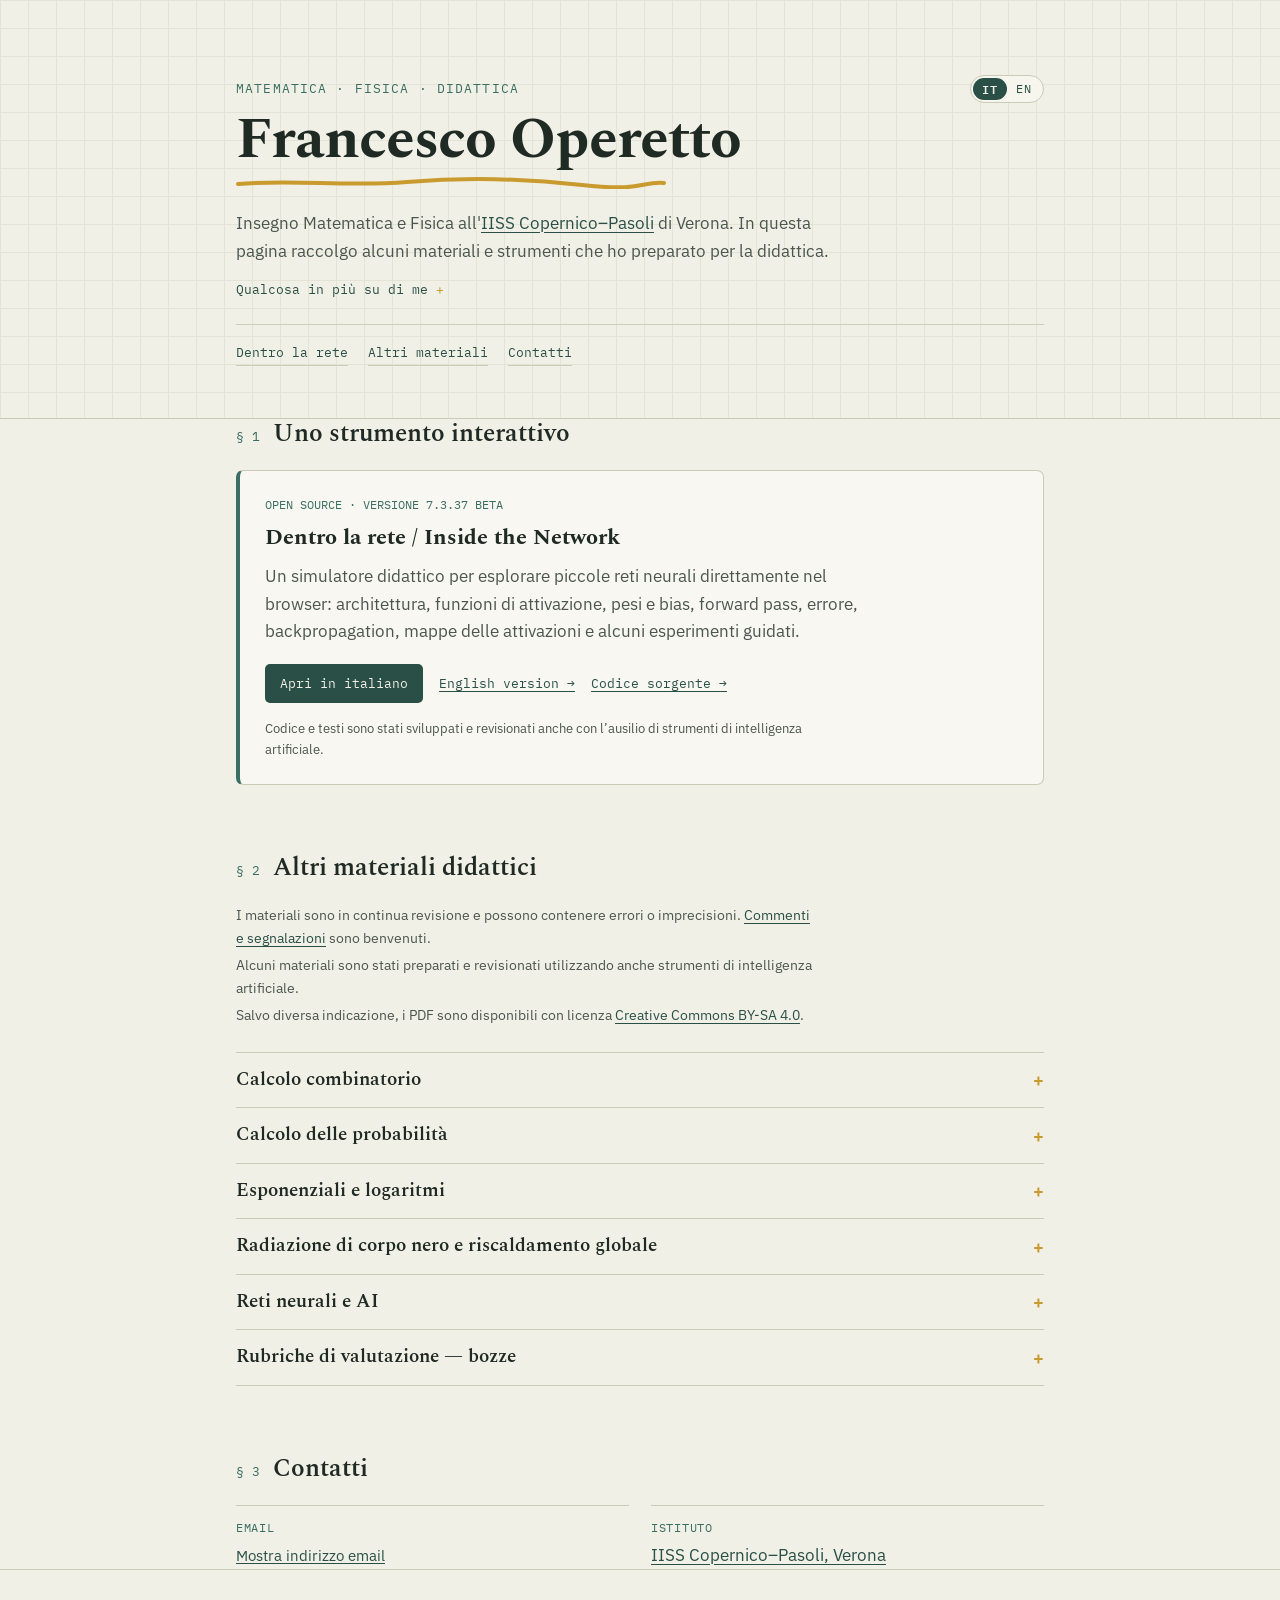
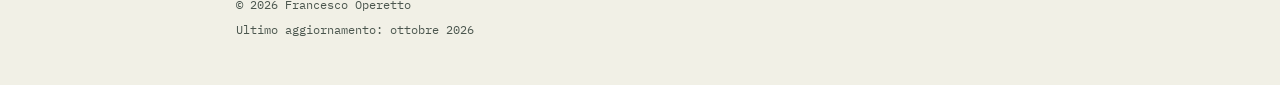
<file: index.html>
<!DOCTYPE html>
<html lang="it">
<head>
<meta charset="UTF-8">
<meta name="viewport" content="width=device-width, initial-scale=1.0">
<title>Francesco Operetto — Matematica, fisica e didattica</title>
<meta name="description" content="Pagina personale di Francesco Operetto, docente di matematica e fisica. Materiali didattici per il liceo e strumenti interattivi per esplorare matematica, fisica e reti neurali.">
<link rel="canonical" href="https://francesco-operetto.github.io/">
<link rel="alternate" hreflang="it" href="https://francesco-operetto.github.io/">
<link rel="alternate" hreflang="en" href="https://francesco-operetto.github.io/en/">
<link rel="alternate" hreflang="x-default" href="https://francesco-operetto.github.io/">

<link rel="icon" href="favicon.svg" type="image/svg+xml">
<link rel="icon" href="favicon-32.png" sizes="32x32" type="image/png">
<link rel="icon" href="favicon-16.png" sizes="16x16" type="image/png">
<link rel="shortcut icon" href="favicon.ico">
<link rel="apple-touch-icon" href="apple-touch-icon.png">

<link rel="preconnect" href="https://fonts.googleapis.com">
<link rel="preconnect" href="https://fonts.gstatic.com" crossorigin>
<link href="https://fonts.googleapis.com/css2?family=Spectral:ital,wght@0,500;0,600;0,700;1,500&family=IBM+Plex+Sans:wght@400;500;600&family=IBM+Plex+Mono:wght@400;500&display=swap" rel="stylesheet">

<link rel="stylesheet" href="assets/css/style.css">
</head>
<body>
<header class="hero">
  <div class="grid-bg" aria-hidden="true"></div>
  <div class="wrap" style="position:relative">
    <nav class="lang-switch" aria-label="Lingua">
      <span aria-current="page">IT</span><span class="sep">·</span><a href="en/index.html" lang="en">EN</a>
    </nav>
    <p class="eyebrow">Matematica · fisica · didattica</p>
    <h1>Francesco Operetto</h1>
    <svg class="chalk-line" viewBox="0 0 430 13" aria-hidden="true" preserveAspectRatio="none">
      <path d="M2 8 C 58 3, 111 11, 171 6 S 283 2, 346 9 S 405 5, 428 7" />
    </svg>
    <p class="intro">
      Insegno Matematica e Fisica all'<a href="https://www.copernicopasoli.edu.it/wp/" target="_blank" rel="noopener">IISS Copernico–Pasoli</a> di Verona.
      In questa pagina raccolgo alcuni materiali e strumenti che ho preparato per la didattica.
    </p>
    <details class="profile-more">
      <summary>Qualcosa in più su di me</summary>
      <div class="profile-more-content">
        <p>Sono fisico e dottore di ricerca in Fisica; chi fosse curioso sulla mia attività durante il dottorato può dare un’occhiata a <a href="ricerca.html">questa pagina</a>.</p>
        <p>Ho un diploma in <a href="https://www.sentieriformativi.it/2019/counselling/" target="_blank" rel="noopener">Counseling</a> presso il Centro Camilliano di Formazione di Verona.</p>
      </div>
    </details>
    <nav class="jump-nav" aria-label="Sezioni della pagina">
      <a href="#app">Dentro la rete</a>
      <a href="#materiali">Altri materiali</a>
      <a href="#contatti">Contatti</a>
    </nav>
  </div>
</header>

<main class="wrap">
  <section id="app">
    <div class="section-head">
      <span class="section-num">§ 1</span>
      <h2>Uno strumento interattivo</h2>
    </div>
    <div class="app-card">
      <div class="app-kicker">OPEN SOURCE · VERSIONE 7.3.37 BETA</div>
      <h3>Dentro la rete / Inside the Network</h3>
      <p>
        Un simulatore didattico per esplorare piccole reti neurali direttamente nel browser: architettura,
        funzioni di attivazione, pesi e bias, forward pass, errore, backpropagation, mappe delle attivazioni e alcuni esperimenti guidati.
      </p>
      <div class="actions">
        <a class="btn" href="https://francesco-operetto.github.io/dentro-la-rete/it/">Apri in italiano</a>
        <a class="text-link" href="https://francesco-operetto.github.io/dentro-la-rete/en/" lang="en">English version →</a>
        <a class="text-link" href="https://github.com/francesco-operetto/dentro-la-rete">Codice sorgente →</a>
      </div>
      <p class="material-note app-note">Codice e testi sono stati sviluppati e revisionati anche con l’ausilio di strumenti di intelligenza artificiale.</p>
    </div>
  </section>

  <section id="materiali">
    <div class="section-head">
      <span class="section-num">§ 2</span>
      <h2>Altri materiali didattici</h2>
    </div>
    <div class="material-notes">
      <p class="material-note">I materiali sono in continua revisione e possono contenere errori o imprecisioni. <a href="#contatti">Commenti e segnalazioni</a> sono benvenuti.</p>
      <p class="material-note">Alcuni materiali sono stati preparati e revisionati utilizzando anche strumenti di intelligenza artificiale.</p>
      <p class="material-note">Salvo diversa indicazione, i PDF sono disponibili con licenza <a href="https://creativecommons.org/licenses/by-sa/4.0/deed.it" target="_blank" rel="noopener">Creative Commons BY-SA 4.0</a>.</p>
    </div>

    <details class="material-group" id="calcolo-combinatorio">
      <summary>Calcolo combinatorio</summary>
      <ul class="files">
        
        <li><div class="file-row"><div><div class="file-name">Calcolo combinatorio e codifica di inclusione</div><div class="file-desc">Scheda: le formule di disposizioni e combinazioni ricavate dalle permutazioni con ripetizione.</div><div class="file-meta">PDF · 641 KB · aggiornato 14 luglio 2026</div></div><a class="dl" href="materiali/calcolo-combinatorio/combinatoria_e_codifica_di_inclusione_scheda.pdf">Apri PDF →</a></div></li>
        <li><div class="file-row"><div><div class="file-name">Calcolo combinatorio e gruppo simmetrico</div><div class="file-desc">Approfondimento per docenti: permutazioni come elementi del gruppo simmetrico.</div><div class="file-meta">PDF · 460 KB · aggiornato 14 luglio 2026</div></div><a class="dl" href="materiali/calcolo-combinatorio/calcolo_combinatorio_e_teoria_gruppi_scheda_docenti.pdf">Apri PDF →</a></div></li><li><div class="file-row"><div><div class="file-name">Dalle disposizioni alle combinazioni semplici</div><div class="file-desc">Scheda: come si ricava la formula delle combinazioni.</div><div class="file-meta">PDF · 286 KB · aggiornato 14 luglio 2026</div></div><a class="dl" href="materiali/calcolo-combinatorio/combinazioni_semplici_scheda.pdf">Apri PDF →</a></div></li>
        <li><div class="file-row"><div><div class="file-name">Dalle permutazioni semplici a quelle con ripetizione</div><div class="file-desc">Scheda: come si ricava la formula delle permutazioni con ripetizione.</div><div class="file-meta">PDF · 340 KB · aggiornato 14 luglio 2026</div></div><a class="dl" href="materiali/calcolo-combinatorio/permutazioni_con_ripetizione_scheda.pdf">Apri PDF →</a></div></li>
        <li><div class="file-row"><div><div class="file-name">Problemi di suddivisione in gruppi</div><div class="file-desc">Esercizi svolti, a partire da un quesito dell'Esame di Stato 2025.</div><div class="file-meta">PDF · 421 KB · aggiornato 14 luglio 2026</div></div><a class="dl" href="materiali/calcolo-combinatorio/problemi_di_suddivisione_esercizi.pdf">Apri PDF →</a></div></li>
      </ul>
    </details>

    <details class="material-group" id="calcolo-delle-probabilita">
      <summary>Calcolo delle probabilità</summary>
      <ul class="files">
        <li><div class="file-row"><div><div class="file-name">Il SuperEnalotto e il calcolo delle probabilità</div><div class="file-desc">Dispensa: probabilità di vincita e analisi dell'iniquità del gioco.</div><div class="file-meta">PDF · 735 KB · aggiornato 14 luglio 2026</div></div><a class="dl" href="materiali/calcolo-delle-probabilita/superenalotto_dispensa.pdf">Apri PDF →</a></div></li>
      </ul>
    </details>

    <details class="material-group" id="esponenziali-logaritmi">
      <summary>Esponenziali e logaritmi</summary>
      <ul class="files">
        <li>
          <div class="file-row">
            <div>
              <div class="file-name">Esponenziali e logaritmi — Esercizi di rinforzo con svolgimenti</div>
              <div class="file-desc">Scheda per la quarta liceo scientifico: 36 esercizi in quattro blocchi su equazioni e disequazioni esponenziali e logaritmiche e sullo studio di dominio, zeri e segno di funzioni, con svolgimenti passo-passo.</div>
              <div class="file-meta">PDF · 27 pagine · 1,0 MB · aggiornato 26 ottobre 2026</div>
            </div>
            <a class="dl" href="materiali/esponenziali-logaritmi/esponenziali_logaritmi_scheda.pdf">Apri PDF →</a>
          </div>
        </li>
      </ul>
    </details>

    <details class="material-group" id="radiazione-corpo-nero-riscaldamento-globale">
      <summary>Radiazione di corpo nero e riscaldamento globale</summary>
      <ul class="files">
        
        <li><div class="file-row"><div><div class="file-name">Effetto serra e riscaldamento globale</div><div class="file-desc">Dispensa: la fisica del riscaldamento globale a partire dalla radiazione di corpo nero.</div><div class="file-meta">PDF · 1,0 MB · aggiornato 16 luglio 2026</div></div><a class="dl" href="materiali/radiazione-corpo-nero-riscaldamento-globale/effetto_serra_dispensa.pdf">Apri PDF →</a></div></li><li><div class="file-row"><div><div class="file-name">Studio di funzione applicato al corpo nero</div><div class="file-desc">Scheda: le leggi di Wien e di Stefan–Boltzmann ricavate con uno studio di funzione.</div><div class="file-meta">PDF · 566 KB · aggiornato 14 luglio 2026</div></div><a class="dl" href="materiali/radiazione-corpo-nero-riscaldamento-globale/studio_funzione_corpo_nero_dispensa.pdf">Apri PDF →</a></div></li>
      </ul>
    </details>

    <details class="material-group" id="reti-neurali-ai">
      <summary>Reti neurali e AI</summary>
      <ul class="files">
        <li><div class="file-row"><div><div class="file-name">Dentro la rete: presentazione per docenti</div><div class="file-desc">Presentazione dell'incontro di aggiornamento per docenti del 19 e 26 ottobre 2026: potenzialità e rischi dell'AI attuale; struttura, matematica e funzionamento di una piccola rete neurale.</div><div class="file-meta">PDF · 3,7 MB · aggiornato 26 ottobre 2026</div><div class="file-meta">Applicazione collegata: <a href="https://francesco-operetto.github.io/dentro-la-rete/it/">Dentro la rete</a></div></div><a class="dl" href="materiali/reti-neurali-ai/dentro_la_rete_presentazione_docenti.pdf">Apri PDF →</a></div></li>
        <li><div class="file-row"><div><div class="file-name">Note matematiche sulle reti neurali</div><div class="file-desc">Approfondimento per docenti: la matematica di una rete neurale, dal calcolo delle uscite alla discesa del gradiente, passando per funzioni di errore e backpropagation, con riferimento alla loro implementazione in Dentro la rete.</div><div class="file-meta">PDF · Italiano 1,9 MB · English 1,9 MB · aggiornato 19 ottobre 2026</div><div class="file-meta">Applicazione collegata: <a href="https://francesco-operetto.github.io/dentro-la-rete/it/">Dentro la rete</a></div></div><div class="file-actions"><a class="dl" href="materiali/reti-neurali-ai/note_matematiche_reti_neurali.pdf">PDF · Italiano →</a><a class="dl" href="materiali/reti-neurali-ai/mathematical_notes_neural_networks.pdf" lang="en">PDF · English →</a></div></div></li>
      </ul>
    </details>

    <details class="material-group" id="rubriche-di-valutazione">
      <summary>Rubriche di valutazione — bozze</summary>
      <ul class="files">
        <li><div class="file-row"><div><div class="file-name">Fisica — prova orale</div><div class="file-desc">Bozza di rubrica di valutazione per prove orali di fisica, secondo biennio e quinto anno del Liceo Scientifico.</div><div class="file-meta">PDF · 375 KB · aggiornato 22 agosto 2026</div></div><a class="dl" href="materiali/rubriche-di-valutazione/rubrica_valutazione_fisica_orale.pdf">Apri PDF →</a></div></li>
        <li><div class="file-row"><div><div class="file-name">Fisica — prova scritta</div><div class="file-desc">Bozza di rubrica di valutazione per prove scritte di fisica, secondo biennio e quinto anno del Liceo Scientifico.</div><div class="file-meta">PDF · 378 KB · aggiornato 22 agosto 2026</div></div><a class="dl" href="materiali/rubriche-di-valutazione/rubrica_valutazione_fisica_scritto.pdf">Apri PDF →</a></div></li>
        <li><div class="file-row"><div><div class="file-name">Matematica — prova orale</div><div class="file-desc">Bozza di rubrica di valutazione per prove orali di matematica, secondo biennio e quinto anno del Liceo Scientifico.</div><div class="file-meta">PDF · 393 KB · aggiornato 22 agosto 2026</div></div><a class="dl" href="materiali/rubriche-di-valutazione/rubrica_valutazione_matematica_orale.pdf">Apri PDF →</a></div></li>
        <li><div class="file-row"><div><div class="file-name">Matematica — prova scritta</div><div class="file-desc">Bozza di rubrica di valutazione per prove scritte di matematica, secondo biennio e quinto anno del Liceo Scientifico.</div><div class="file-meta">PDF · 369 KB · aggiornato 22 agosto 2026</div></div><a class="dl" href="materiali/rubriche-di-valutazione/rubrica_valutazione_matematica_scritto.pdf">Apri PDF →</a></div></li>
      </ul>
    </details>
  </section>

  <section id="contatti">
    <div class="section-head">
      <span class="section-num">§ 3</span>
      <h2>Contatti</h2>
    </div>
    <div class="contact-grid">
      <div class="contact-item">
        <span class="label">Email</span>
        <button class="email-reveal" id="emailReveal" type="button">Mostra indirizzo email</button>
        <noscript><span class="placeholder">Abilita JavaScript per visualizzare l’indirizzo email.</span></noscript>
      </div>
      <div class="contact-item"><span class="label">Istituto</span><a href="https://www.copernicopasoli.edu.it/wp/" target="_blank" rel="noopener">IISS Copernico–Pasoli, Verona</a></div>
    </div>
  </section>
</main>

<footer>
  <div class="wrap">
    <p>© 2026 Francesco Operetto</p>
    <p>Ultimo aggiornamento: ottobre 2026</p>
  </div>
</footer>

<script>
(() => {
  const trigger = document.getElementById('emailReveal');
  if (!trigger) return;

  // L'indirizzo non compare in chiaro nel sorgente e viene ricostruito
  // soltanto quando il visitatore chiede di visualizzarlo.
  const encoded = [67, 52, 60, 61, 73, 10, 101, 92, 56, 115, 4, 78, 89, 38, 116, 49, 77, 105, 111, 89, 12];
  const key = [37, 91, 18, 73, 44, 107, 6, 52, 81, 29, 99, 14, 62, 75, 21, 88, 33, 71, 12, 54, 97];

  const decode = () => encoded
    .map((value, i) => String.fromCharCode(value ^ key[i]))
    .join('');

  trigger.addEventListener('click', () => {
    const address = decode();
    const link = document.createElement('a');
    link.href = 'mai' + 'lto:' + address;
    link.textContent = address;
    link.className = 'email-link';
    link.setAttribute('aria-label', 'Scrivi un’email');
    trigger.replaceWith(link);
  }, { once: true });
})();
</script>

<script>
(() => {
  const materialPanels = [...document.querySelectorAll('details.material-group[id]')];

  const openPanelFromHash = () => {
    if (!window.location.hash) return;
    const id = decodeURIComponent(window.location.hash.slice(1));
    const target = document.getElementById(id);
    if (target?.matches('details.material-group')) {
      target.open = true;
    }
  };

  const setHashWithoutScrolling = (id) => {
    const url = new URL(window.location.href);
    url.hash = id;
    history.replaceState(null, '', url);
  };

  const clearHashWithoutScrolling = () => {
    const url = new URL(window.location.href);
    url.hash = '';
    history.replaceState(null, '', url);
  };

  materialPanels.forEach((panel) => {
    panel.addEventListener('toggle', () => {
      if (panel.open) {
        setHashWithoutScrolling(panel.id);
      } else if (window.location.hash === `#${panel.id}`) {
        clearHashWithoutScrolling();
      }
    });
  });

  openPanelFromHash();
  window.addEventListener('hashchange', openPanelFromHash);
})();
</script>

</body>
</html>
</file>
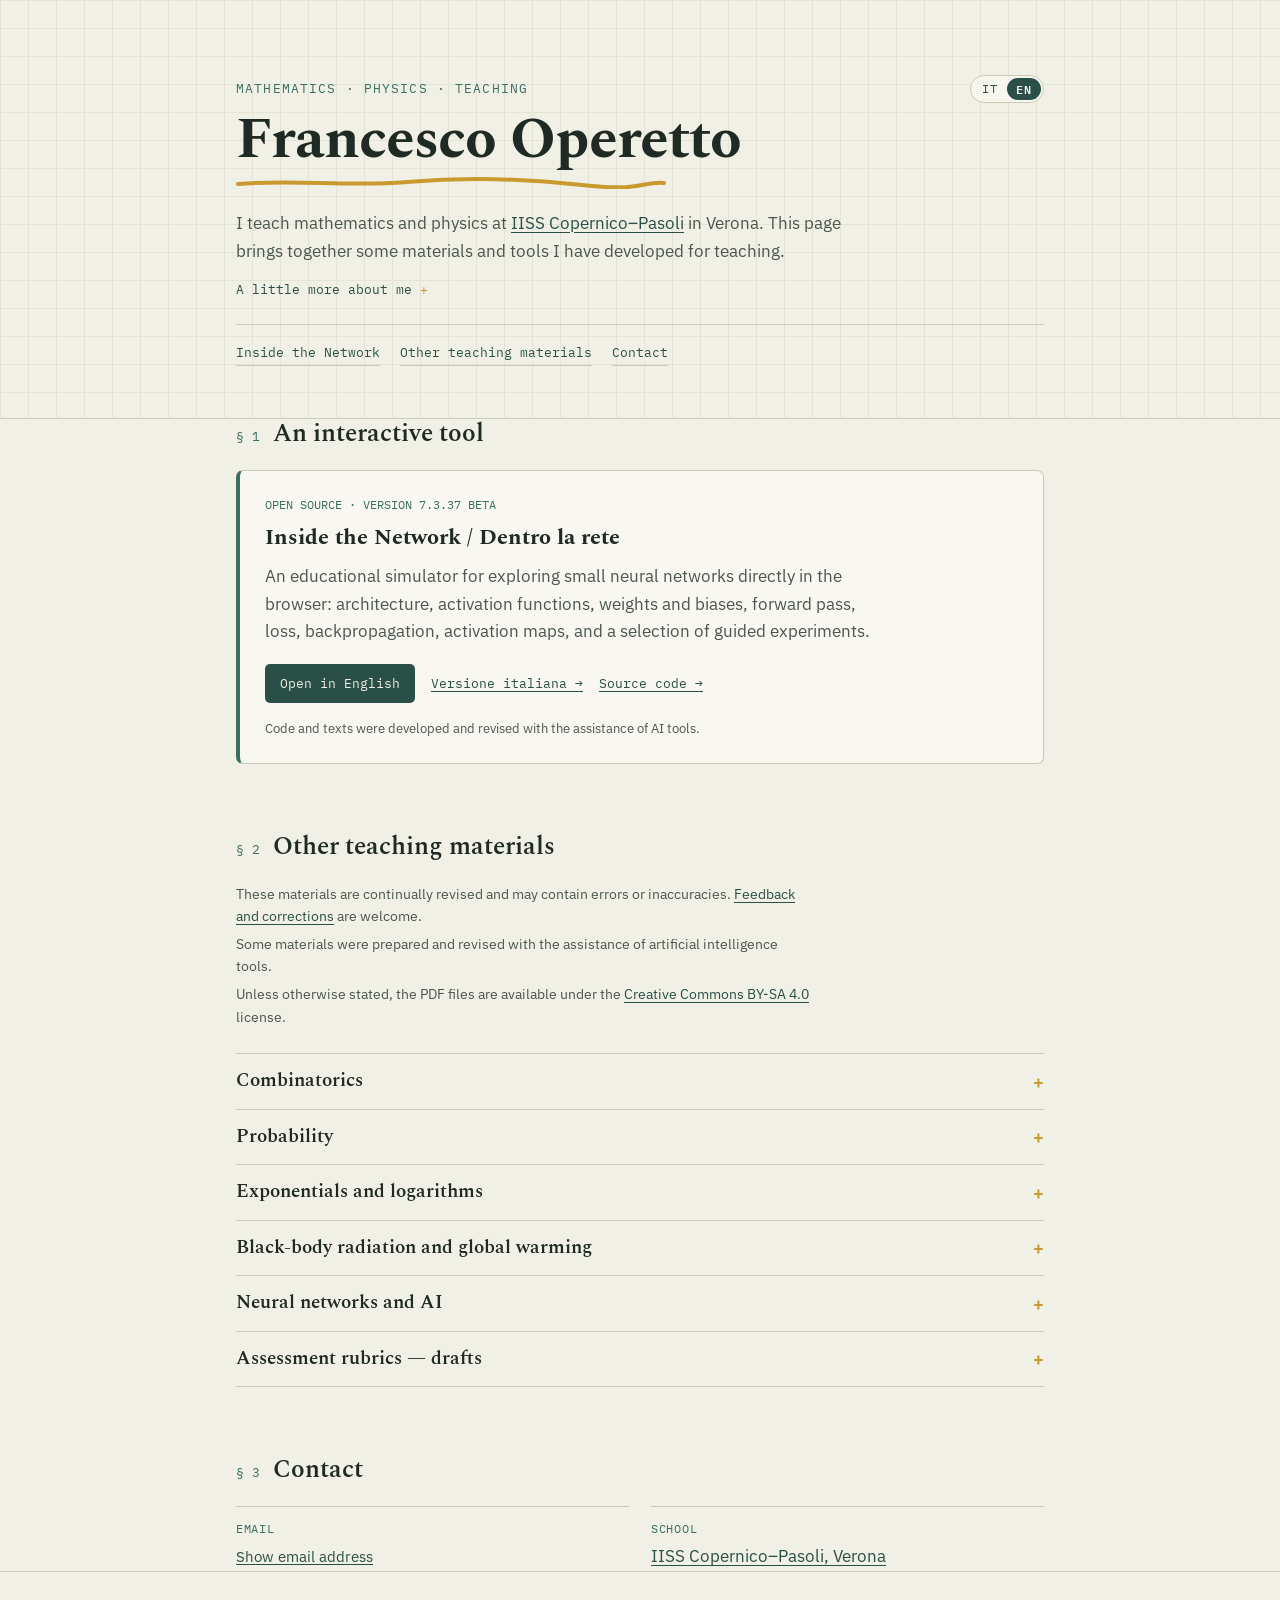
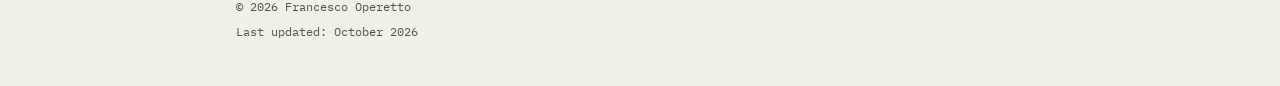
<file: en/index.html>
<!DOCTYPE html>
<html lang="en">
<head>
<meta charset="UTF-8">
<meta name="viewport" content="width=device-width, initial-scale=1.0">
<title>Francesco Operetto — Mathematics, physics and teaching</title>
<meta name="description" content="Personal page of Francesco Operetto, mathematics and physics teacher. Teaching materials and interactive tools for mathematics, physics and neural networks.">
<link rel="canonical" href="https://francesco-operetto.github.io/en/">
<link rel="alternate" hreflang="it" href="https://francesco-operetto.github.io/">
<link rel="alternate" hreflang="en" href="https://francesco-operetto.github.io/en/">
<link rel="alternate" hreflang="x-default" href="https://francesco-operetto.github.io/">

<link rel="icon" href="../favicon.svg" type="image/svg+xml">
<link rel="icon" href="../favicon-32.png" sizes="32x32" type="image/png">
<link rel="icon" href="../favicon-16.png" sizes="16x16" type="image/png">
<link rel="shortcut icon" href="../favicon.ico">
<link rel="apple-touch-icon" href="../apple-touch-icon.png">

<link rel="preconnect" href="https://fonts.googleapis.com">
<link rel="preconnect" href="https://fonts.gstatic.com" crossorigin>
<link href="https://fonts.googleapis.com/css2?family=Spectral:ital,wght@0,500;0,600;0,700;1,500&family=IBM+Plex+Sans:wght@400;500;600&family=IBM+Plex+Mono:wght@400;500&display=swap" rel="stylesheet">

<link rel="stylesheet" href="../assets/css/style.css">
</head>
<body>
<header class="hero">
  <div class="grid-bg" aria-hidden="true"></div>
  <div class="wrap" style="position:relative">
    <nav class="lang-switch" aria-label="Language">
      <a href="../index.html" lang="it">IT</a><span class="sep">·</span><span aria-current="page">EN</span>
    </nav>
    <p class="eyebrow">Mathematics · physics · teaching</p>
    <h1>Francesco Operetto</h1>
    <svg class="chalk-line" viewBox="0 0 430 13" aria-hidden="true" preserveAspectRatio="none">
      <path d="M2 8 C 58 3, 111 11, 171 6 S 283 2, 346 9 S 405 5, 428 7" />
    </svg>
    <p class="intro">
      I teach mathematics and physics at <a href="https://www.copernicopasoli.edu.it/wp/" target="_blank" rel="noopener">IISS Copernico–Pasoli</a> in Verona.
      This page brings together some materials and tools I have developed for teaching.
    </p>
    <details class="profile-more">
      <summary>A little more about me</summary>
      <div class="profile-more-content">
        <p>I am a physicist and hold a PhD in Physics; if you are curious about my doctoral research, you can find out more on <a href="research.html">this page</a>.</p>
        <p>I also hold a diploma in <a href="https://www.sentieriformativi.it/2019/counselling/" target="_blank" rel="noopener">Counseling</a> from the Centro Camilliano di Formazione in Verona.</p>
      </div>
    </details>
    <nav class="jump-nav" aria-label="Page sections">
      <a href="#app">Inside the Network</a>
      <a href="#materials">Other teaching materials</a>
      <a href="#contact">Contact</a>
    </nav>
  </div>
</header>

<main class="wrap">
  <section id="app">
    <div class="section-head">
      <span class="section-num">§ 1</span>
      <h2>An interactive tool</h2>
    </div>
    <div class="app-card">
      <div class="app-kicker">OPEN SOURCE · VERSION 7.3.37 BETA</div>
      <h3>Inside the Network / Dentro la rete</h3>
      <p>
        An educational simulator for exploring small neural networks directly in the browser:
        architecture, activation functions, weights and biases, forward pass, loss, backpropagation,
        activation maps, and a selection of guided experiments.
      </p>
      <div class="actions">
        <a class="btn" href="https://francesco-operetto.github.io/dentro-la-rete/en/">Open in English</a>
        <a class="text-link" href="https://francesco-operetto.github.io/dentro-la-rete/it/" lang="it">Versione italiana →</a>
        <a class="text-link" href="https://github.com/francesco-operetto/dentro-la-rete">Source code →</a>
      </div>
      <p class="material-note app-note">Code and texts were developed and revised with the assistance of AI tools.</p>
    </div>
  </section>

  <section id="materials">
    <div class="section-head">
      <span class="section-num">§ 2</span>
      <h2>Other teaching materials</h2>
    </div>
    <div class="material-notes">
      <p class="material-note">These materials are continually revised and may contain errors or inaccuracies. <a href="#contact">Feedback and corrections</a> are welcome.</p>
      <p class="material-note">Some materials were prepared and revised with the assistance of artificial intelligence tools.</p>
      <p class="material-note">Unless otherwise stated, the PDF files are available under the <a href="https://creativecommons.org/licenses/by-sa/4.0/deed.en" target="_blank" rel="noopener">Creative Commons BY-SA 4.0</a> license.</p>
    </div>

    <details class="material-group" id="combinatorics">
      <summary>Combinatorics</summary>
      <ul class="files">
        
        <li><div class="file-row"><div><div class="file-name">Combinatorics and inclusion encoding</div><div class="file-desc">Worksheet: deriving formulas for arrangements and combinations from permutations with repetition.</div><div class="file-meta">PDF · Italian · 641 KB · updated 14 July 2026</div></div><a class="dl" href="../materiali/calcolo-combinatorio/combinatoria_e_codifica_di_inclusione_scheda.pdf">Open PDF →</a></div></li>
        <li><div class="file-row"><div><div class="file-name">Combinatorics and the symmetric group</div><div class="file-desc">Further reading for teachers: permutations as elements of the symmetric group.</div><div class="file-meta">PDF · Italian · 460 KB · updated 14 July 2026</div></div><a class="dl" href="../materiali/calcolo-combinatorio/calcolo_combinatorio_e_teoria_gruppi_scheda_docenti.pdf">Open PDF →</a></div></li><li><div class="file-row"><div><div class="file-name">From arrangements to simple combinations</div><div class="file-desc">Worksheet: deriving the formula for combinations.</div><div class="file-meta">PDF · Italian · 286 KB · updated 14 July 2026</div></div><a class="dl" href="../materiali/calcolo-combinatorio/combinazioni_semplici_scheda.pdf">Open PDF →</a></div></li>
        <li><div class="file-row"><div><div class="file-name">From simple permutations to permutations with repetition</div><div class="file-desc">Worksheet: deriving the formula for permutations with repetition.</div><div class="file-meta">PDF · Italian · 340 KB · updated 14 July 2026</div></div><a class="dl" href="../materiali/calcolo-combinatorio/permutazioni_con_ripetizione_scheda.pdf">Open PDF →</a></div></li>
        <li><div class="file-row"><div><div class="file-name">Problems on partitioning into groups</div><div class="file-desc">Worked exercises, starting from a question from the 2025 Italian State Exam.</div><div class="file-meta">PDF · Italian · 421 KB · updated 14 July 2026</div></div><a class="dl" href="../materiali/calcolo-combinatorio/problemi_di_suddivisione_esercizi.pdf">Open PDF →</a></div></li>
      </ul>
    </details>

    <details class="material-group" id="probability">
      <summary>Probability</summary>
      <ul class="files">
        <li><div class="file-row"><div><div class="file-name">SuperEnalotto and probability</div><div class="file-desc">Handout: winning probabilities and an analysis of the game’s unfairness.</div><div class="file-meta">PDF · Italian · 735 KB · updated 14 July 2026</div></div><a class="dl" href="../materiali/calcolo-delle-probabilita/superenalotto_dispensa.pdf">Open PDF →</a></div></li>
      </ul>
    </details>

    <details class="material-group" id="exponentials-logarithms">
      <summary>Exponentials and logarithms</summary>
      <ul class="files">
        <li>
          <div class="file-row">
            <div>
              <div class="file-name">Exponentials and logarithms — Practice exercises with worked solutions</div>
              <div class="file-desc">Worksheet for the fourth year of the Italian Liceo Scientifico: 36 exercises in four blocks on exponential and logarithmic equations and inequalities, and on domains, zeros and signs of functions, with step-by-step solutions.</div>
              <div class="file-meta">PDF · Italian · 27 pages · 1.0 MB · updated 26 October 2026</div>
            </div>
            <a class="dl" href="../materiali/esponenziali-logaritmi/esponenziali_logaritmi_scheda.pdf">Open PDF →</a>
          </div>
        </li>
      </ul>
    </details>

    <details class="material-group" id="black-body-radiation-global-warming">
      <summary>Black-body radiation and global warming</summary>
      <ul class="files">
        <li><div class="file-row"><div><div class="file-name">A calculus-based study of black-body radiation</div><div class="file-desc">Worksheet: deriving Wien’s and Stefan–Boltzmann laws using calculus.</div><div class="file-meta">PDF · Italian · 566 KB · updated 14 July 2026</div></div><a class="dl" href="../materiali/radiazione-corpo-nero-riscaldamento-globale/studio_funzione_corpo_nero_dispensa.pdf">Open PDF →</a></div></li>
        <li><div class="file-row"><div><div class="file-name">The greenhouse effect and global warming</div><div class="file-desc">Handout: the physics of global warming, building on black-body radiation.</div><div class="file-meta">PDF · Italian · 1.0 MB · updated 16 July 2026</div></div><a class="dl" href="../materiali/radiazione-corpo-nero-riscaldamento-globale/effetto_serra_dispensa.pdf">Open PDF →</a></div></li>
      </ul>
    </details>

    <details class="material-group" id="neural-networks-ai">
      <summary>Neural networks and AI</summary>
      <ul class="files">
        <li><div class="file-row"><div><div class="file-name">Inside the Network: presentation for teachers</div><div class="file-desc">Slides from the professional-development meeting for teachers held on 19 and 26 October 2026: the potential and risks of today's AI; the structure, mathematics and workings of a small neural network.</div><div class="file-meta">PDF · Italian · 3.7 MB · updated 26 October 2026</div><div class="file-meta">Related application: <a href="https://francesco-operetto.github.io/dentro-la-rete/en/">Inside the Network</a></div></div><a class="dl" href="../materiali/reti-neurali-ai/dentro_la_rete_presentazione_docenti.pdf">Open PDF →</a></div></li>
        <li><div class="file-row"><div><div class="file-name">Mathematical notes on neural networks</div><div class="file-desc">Further reading for teachers: the mathematics of a neural network, from computing the outputs to gradient descent, by way of loss functions and backpropagation, with reference to their implementation in Inside the Network.</div><div class="file-meta">PDF · English 1.9 MB · Italian 1.9 MB · updated 19 October 2026</div><div class="file-meta">Related application: <a href="https://francesco-operetto.github.io/dentro-la-rete/en/">Inside the Network</a></div></div><div class="file-actions"><a class="dl" href="../materiali/reti-neurali-ai/mathematical_notes_neural_networks.pdf">PDF · English →</a><a class="dl" href="../materiali/reti-neurali-ai/note_matematiche_reti_neurali.pdf" lang="it">PDF · Italian →</a></div></div></li>
      </ul>
    </details>

    <details class="material-group" id="assessment-rubrics">
      <summary>Assessment rubrics — drafts</summary>
      <ul class="files">
        <li><div class="file-row"><div><div class="file-name">Mathematics — oral assessment</div><div class="file-desc">Draft assessment rubric for oral mathematics tests, for the final three years of the Italian Liceo Scientifico.</div><div class="file-meta">PDF · Italian · 393 KB · updated 22 August 2026</div></div><a class="dl" href="../materiali/rubriche-di-valutazione/rubrica_valutazione_matematica_orale.pdf">Open PDF →</a></div></li>
        <li><div class="file-row"><div><div class="file-name">Mathematics — written assessment</div><div class="file-desc">Draft assessment rubric for written mathematics tests, for the final three years of the Italian Liceo Scientifico.</div><div class="file-meta">PDF · Italian · 369 KB · updated 22 August 2026</div></div><a class="dl" href="../materiali/rubriche-di-valutazione/rubrica_valutazione_matematica_scritto.pdf">Open PDF →</a></div></li>
        <li><div class="file-row"><div><div class="file-name">Physics — oral assessment</div><div class="file-desc">Draft assessment rubric for oral physics tests, for the final three years of the Italian Liceo Scientifico.</div><div class="file-meta">PDF · Italian · 375 KB · updated 22 August 2026</div></div><a class="dl" href="../materiali/rubriche-di-valutazione/rubrica_valutazione_fisica_orale.pdf">Open PDF →</a></div></li>
        <li><div class="file-row"><div><div class="file-name">Physics — written assessment</div><div class="file-desc">Draft assessment rubric for written physics tests, for the final three years of the Italian Liceo Scientifico.</div><div class="file-meta">PDF · Italian · 378 KB · updated 22 August 2026</div></div><a class="dl" href="../materiali/rubriche-di-valutazione/rubrica_valutazione_fisica_scritto.pdf">Open PDF →</a></div></li>
      </ul>
    </details>
  </section>

  <section id="contact">
    <div class="section-head">
      <span class="section-num">§ 3</span>
      <h2>Contact</h2>
    </div>
    <div class="contact-grid">
      <div class="contact-item">
        <span class="label">Email</span>
        <button class="email-reveal" id="emailReveal" type="button">Show email address</button>
        <noscript><span class="placeholder">Enable JavaScript to display the email address.</span></noscript>
      </div>
      <div class="contact-item"><span class="label">School</span><a href="https://www.copernicopasoli.edu.it/wp/" target="_blank" rel="noopener">IISS Copernico–Pasoli, Verona</a></div>
    </div>
  </section>
</main>

<footer>
  <div class="wrap">
    <p>© 2026 Francesco Operetto</p>
    <p>Last updated: October 2026</p>
  </div>
</footer>

<script>
(() => {
  const trigger = document.getElementById('emailReveal');
  if (!trigger) return;

  // The address is not stored as plain text in the source. It is reconstructed
  // only when the visitor explicitly asks to display it.
  const encoded = [67, 52, 60, 61, 73, 10, 101, 92, 56, 115, 4, 78, 89, 38, 116, 49, 77, 105, 111, 89, 12];
  const key = [37, 91, 18, 73, 44, 107, 6, 52, 81, 29, 99, 14, 62, 75, 21, 88, 33, 71, 12, 54, 97];

  const decode = () => encoded
    .map((value, i) => String.fromCharCode(value ^ key[i]))
    .join('');

  trigger.addEventListener('click', () => {
    const address = decode();
    const link = document.createElement('a');
    link.href = 'mai' + 'lto:' + address;
    link.textContent = address;
    link.className = 'email-link';
    link.setAttribute('aria-label', 'Send an email');
    trigger.replaceWith(link);
  }, { once: true });
})();
</script>

<script>
(() => {
  const materialPanels = [...document.querySelectorAll('details.material-group[id]')];

  const openPanelFromHash = () => {
    if (!window.location.hash) return;
    const id = decodeURIComponent(window.location.hash.slice(1));
    const target = document.getElementById(id);
    if (target?.matches('details.material-group')) {
      target.open = true;
    }
  };

  const setHashWithoutScrolling = (id) => {
    const url = new URL(window.location.href);
    url.hash = id;
    history.replaceState(null, '', url);
  };

  const clearHashWithoutScrolling = () => {
    const url = new URL(window.location.href);
    url.hash = '';
    history.replaceState(null, '', url);
  };

  materialPanels.forEach((panel) => {
    panel.addEventListener('toggle', () => {
      if (panel.open) {
        setHashWithoutScrolling(panel.id);
      } else if (window.location.hash === `#${panel.id}`) {
        clearHashWithoutScrolling();
      }
    });
  });

  openPanelFromHash();
  window.addEventListener('hashchange', openPanelFromHash);
})();
</script>

</body>
</html>
</file>
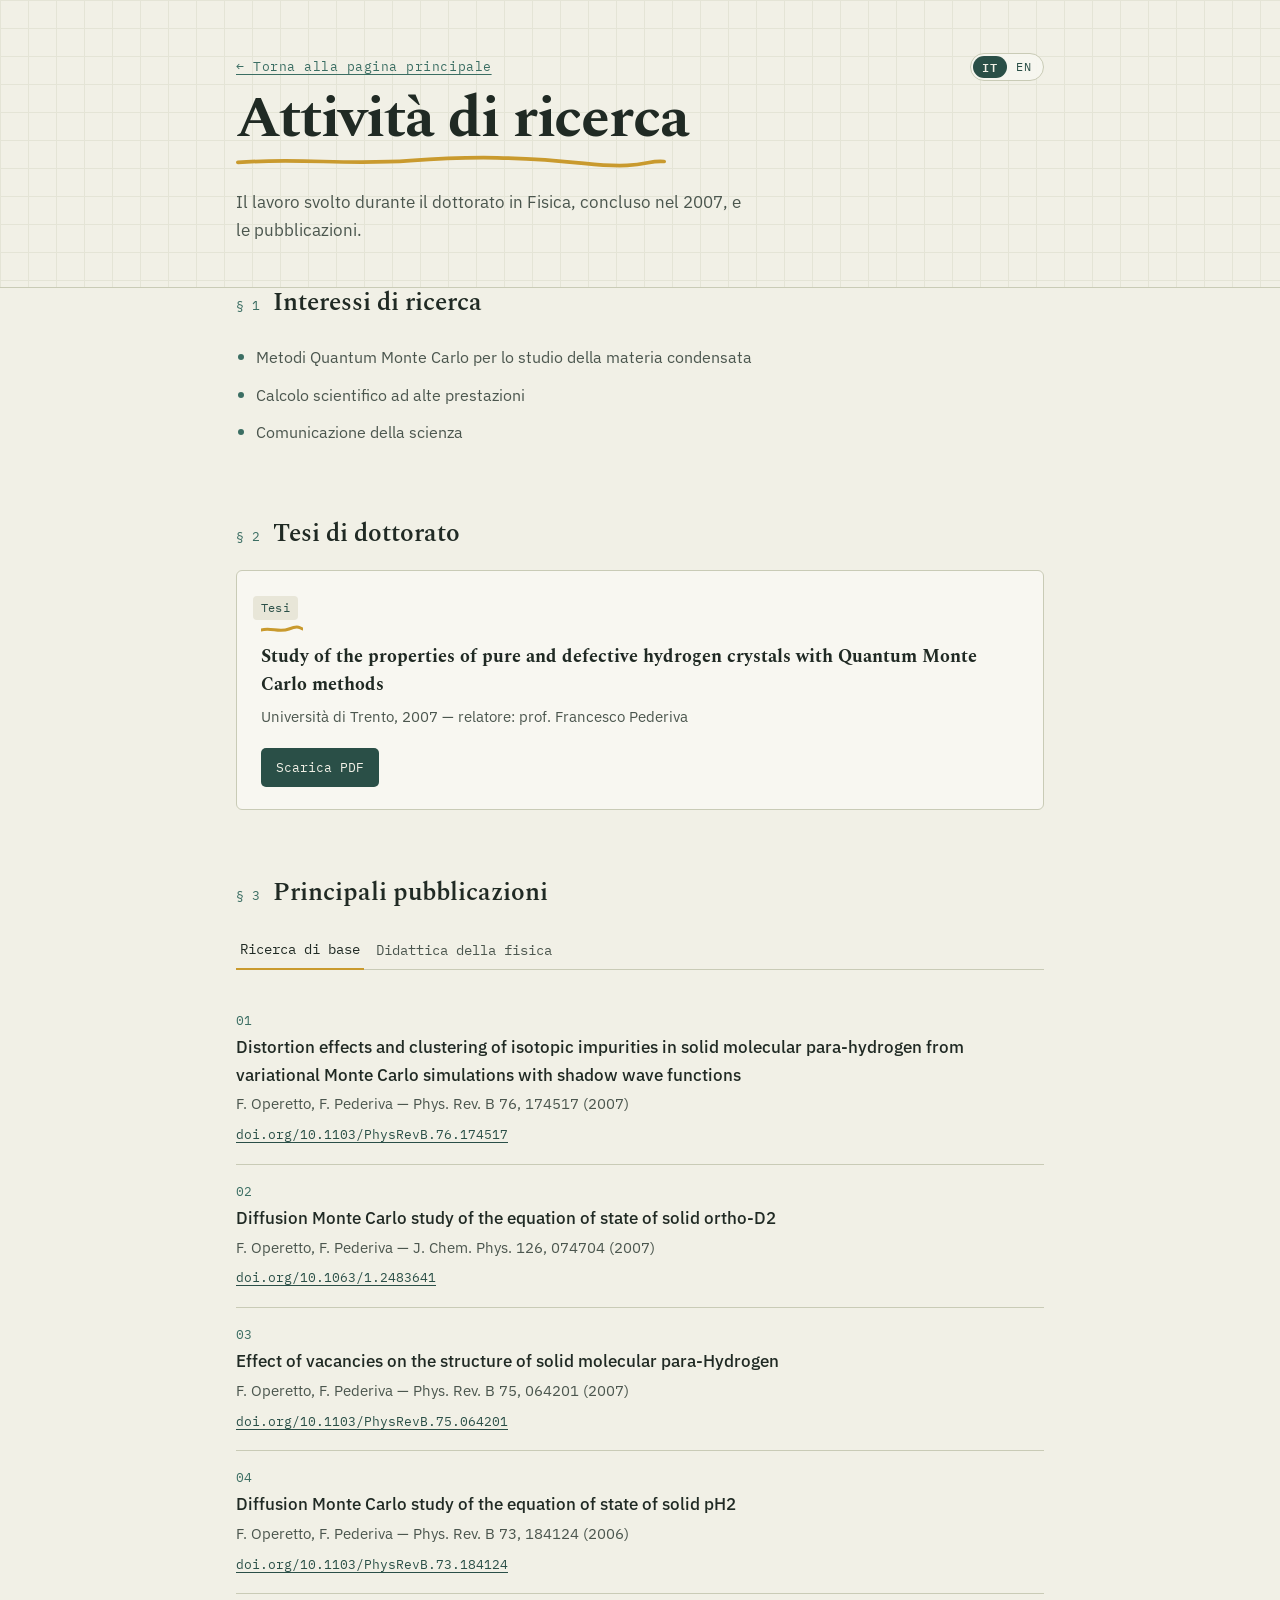
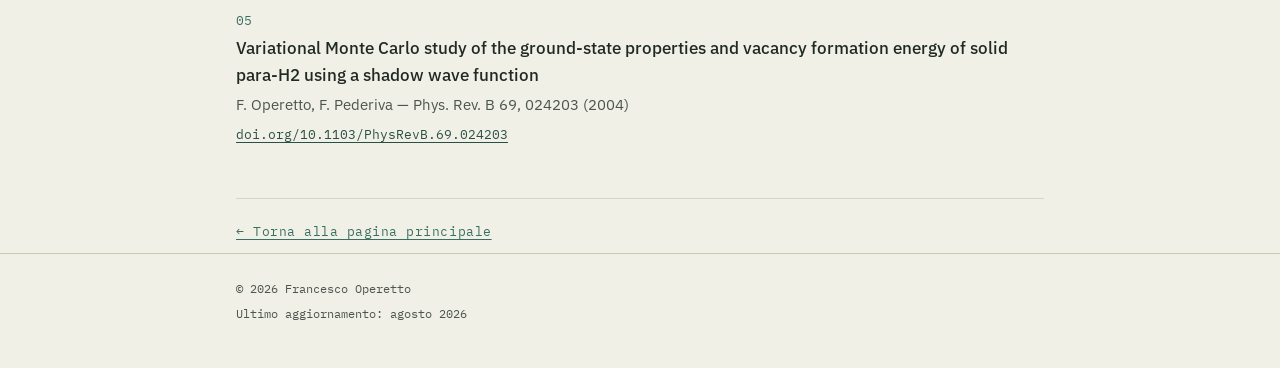
<file: ricerca.html>
<!DOCTYPE html>
<html lang="it">
<head>
<meta charset="UTF-8">
<meta name="viewport" content="width=device-width, initial-scale=1.0">
<title>Attività di ricerca — Francesco Operetto</title>
<meta name="description" content="Attività di ricerca di Francesco Operetto durante il dottorato in Fisica: interessi di ricerca, tesi di dottorato e pubblicazioni.">
<link rel="canonical" href="https://francesco-operetto.github.io/ricerca.html">
<link rel="alternate" hreflang="it" href="https://francesco-operetto.github.io/ricerca.html">
<link rel="alternate" hreflang="en" href="https://francesco-operetto.github.io/en/research.html">
<link rel="alternate" hreflang="x-default" href="https://francesco-operetto.github.io/ricerca.html">

<link rel="icon" href="favicon.svg" type="image/svg+xml">
<link rel="icon" href="favicon-32.png" sizes="32x32" type="image/png">
<link rel="icon" href="favicon-16.png" sizes="16x16" type="image/png">
<link rel="shortcut icon" href="favicon.ico">
<link rel="apple-touch-icon" href="apple-touch-icon.png">

<link rel="preconnect" href="https://fonts.googleapis.com">
<link rel="preconnect" href="https://fonts.gstatic.com" crossorigin>
<link href="https://fonts.googleapis.com/css2?family=Spectral:ital,wght@0,500;0,600;0,700;1,500&family=IBM+Plex+Sans:wght@400;500;600&family=IBM+Plex+Mono:wght@400;500&display=swap" rel="stylesheet">

<link rel="stylesheet" href="assets/css/style.css">
</head>
<body>

<header class="hero hero-sub">
  <div class="grid-bg" aria-hidden="true"></div>
  <div class="wrap" style="position:relative;">
    <nav class="lang-switch" aria-label="Lingua">
      <span aria-current="page">IT</span><span class="sep">·</span><a href="en/research.html" lang="en">EN</a>
    </nav>
    <p class="eyebrow"><a href="index.html" class="back-link">← Torna alla pagina principale</a></p>
    <h1 class="name">Attività di ricerca</h1>
    <svg class="chalk-underline" viewBox="0 0 420 14" aria-hidden="true" preserveAspectRatio="none">
      <path d="M2 8 C 60 3, 110 11, 170 6 S 280 2, 340 9 S 400 5, 418 7" />
    </svg>
    <p class="role">
      Il lavoro svolto durante il dottorato in Fisica, concluso nel 2007, e le pubblicazioni.
    </p>
  </div>
</header>

<main class="wrap">

  <section id="interessi">
    <div class="section-head">
      <span class="section-num">§ 1</span>
      <h2>Interessi di ricerca</h2>
    </div>
    <ul class="interests-list">
      <li>Metodi Quantum Monte Carlo per lo studio della materia condensata</li>
      <li>Calcolo scientifico ad alte prestazioni</li>
      <li>Comunicazione della scienza</li>
    </ul>
  </section>

  <section id="tesi">
    <div class="section-head">
      <span class="section-num">§ 2</span>
      <h2>Tesi di dottorato</h2>
    </div>
    <div class="thesis-card">
      <div>
        <span class="tag" style="margin-left:-8px;">Tesi</span>
        <svg class="chalk-underline-mini" style="width:42px;" viewBox="0 0 42 10" aria-hidden="true" preserveAspectRatio="none">
          <path d="M0 5 C 10 2, 18 8, 28 4 S 38 3, 42 4" />
        </svg>
        <h3 style="font-family:'Spectral',serif; font-size:1.1rem; margin:8px 0 4px;">Study of the properties of pure and defective hydrogen crystals with Quantum Monte Carlo methods</h3>
        <p>Università di Trento, 2007 — relatore: prof. Francesco Pederiva</p>
      </div>
      <a class="btn" href="materiali/dottorato/thesis.pdf" download>Scarica PDF</a>
    </div>
  </section>

  <section id="pubblicazioni">
    <div class="section-head">
      <span class="section-num">§ 3</span>
      <h2>Principali pubblicazioni</h2>
    </div>

    <div class="tabs" role="tablist" aria-label="Categoria di pubblicazione">
      <button class="tab-btn" role="tab" aria-selected="true" aria-controls="panel-pub-ricerca" id="tab-pub-ricerca">Ricerca di base</button>
      <button class="tab-btn" role="tab" aria-selected="false" aria-controls="panel-pub-didattica" id="tab-pub-didattica">Didattica della fisica</button>
    </div>

    <div class="tab-panel active" id="panel-pub-ricerca" role="tabpanel" aria-labelledby="tab-pub-ricerca">
      <ol class="pubs">
        <li>
          <p class="pub-title">Distortion effects and clustering of isotopic impurities in solid molecular para-hydrogen from variational Monte Carlo simulations with shadow wave functions</p>
          <p class="pub-venue">F. Operetto, F. Pederiva — Phys. Rev. B 76, 174517 (2007)</p>
          <a class="pub-doi" href="https://doi.org/10.1103/PhysRevB.76.174517" target="_blank" rel="noopener">doi.org/10.1103/PhysRevB.76.174517</a>
        </li>
        <li>
          <p class="pub-title">Diffusion Monte Carlo study of the equation of state of solid ortho-D2</p>
          <p class="pub-venue">F. Operetto, F. Pederiva — J. Chem. Phys. 126, 074704 (2007)</p>
          <a class="pub-doi" href="https://doi.org/10.1063/1.2483641" target="_blank" rel="noopener">doi.org/10.1063/1.2483641</a>
        </li>
        <li>
          <p class="pub-title">Effect of vacancies on the structure of solid molecular para-Hydrogen</p>
          <p class="pub-venue">F. Operetto, F. Pederiva — Phys. Rev. B 75, 064201 (2007)</p>
          <a class="pub-doi" href="https://doi.org/10.1103/PhysRevB.75.064201" target="_blank" rel="noopener">doi.org/10.1103/PhysRevB.75.064201</a>
        </li>
        <li>
          <p class="pub-title">Diffusion Monte Carlo study of the equation of state of solid pH2</p>
          <p class="pub-venue">F. Operetto, F. Pederiva — Phys. Rev. B 73, 184124 (2006)</p>
          <a class="pub-doi" href="https://doi.org/10.1103/PhysRevB.73.184124" target="_blank" rel="noopener">doi.org/10.1103/PhysRevB.73.184124</a>
        </li>
        <li>
          <p class="pub-title">Variational Monte Carlo study of the ground-state properties and vacancy formation energy of solid para-H2 using a shadow wave function</p>
          <p class="pub-venue">F. Operetto, F. Pederiva — Phys. Rev. B 69, 024203 (2004)</p>
          <a class="pub-doi" href="https://doi.org/10.1103/PhysRevB.69.024203" target="_blank" rel="noopener">doi.org/10.1103/PhysRevB.69.024203</a>
        </li>
      </ol>
    </div>

    <div class="tab-panel" id="panel-pub-didattica" role="tabpanel" aria-labelledby="tab-pub-didattica">
      <ol class="pubs">
        <li>
          <p class="pub-title">Un'unità didattica sull'effetto Compton a partire da dati sperimentali</p>
          <p class="pub-venue">F. Operetto — Giornale di Fisica, LVI (4) 275 (2015)</p>
          <a class="pub-doi" href="https://doi.org/10.1393/gdf/i2016-10231-4" target="_blank" rel="noopener">doi.org/10.1393/gdf/i2016-10231-4</a>
        </li>
        <li>
          <p class="pub-title">Un'unità didattica sul decadimento radioattivo</p>
          <p class="pub-venue">L. M. Gratton, F. Operetto, S. Oss — Giornale di Fisica, XLVII (3) 249 (2006)</p>
          <a class="pub-doi" href="https://doi.org/10.1393/gdf/i2006-10017-3" target="_blank" rel="noopener">doi.org/10.1393/gdf/i2006-10017-3</a>
        </li>
      </ol>
    </div>
  </section>

  <div class="page-return">
    <a href="index.html" class="back-link">← Torna alla pagina principale</a>
  </div>
</main>

<footer>
  <div class="wrap">
    <p>© 2026 Francesco Operetto</p>
    <p>Ultimo aggiornamento: agosto 2026</p>
  </div>
</footer>

<script>
  // Gestione generica delle tab (usata dalle pubblicazioni)
  (function(){
    document.querySelectorAll('.tabs').forEach(function(group){
      var tabs = group.querySelectorAll('.tab-btn');
      tabs.forEach(function(tab){
        tab.addEventListener('click', function(){
          tabs.forEach(function(t){ t.setAttribute('aria-selected','false'); });
          tabs.forEach(function(t){
            document.getElementById(t.getAttribute('aria-controls')).classList.remove('active');
          });
          tab.setAttribute('aria-selected','true');
          document.getElementById(tab.getAttribute('aria-controls')).classList.add('active');
        });
      });
    });
  })();
</script>

</body>
</html>
</file>
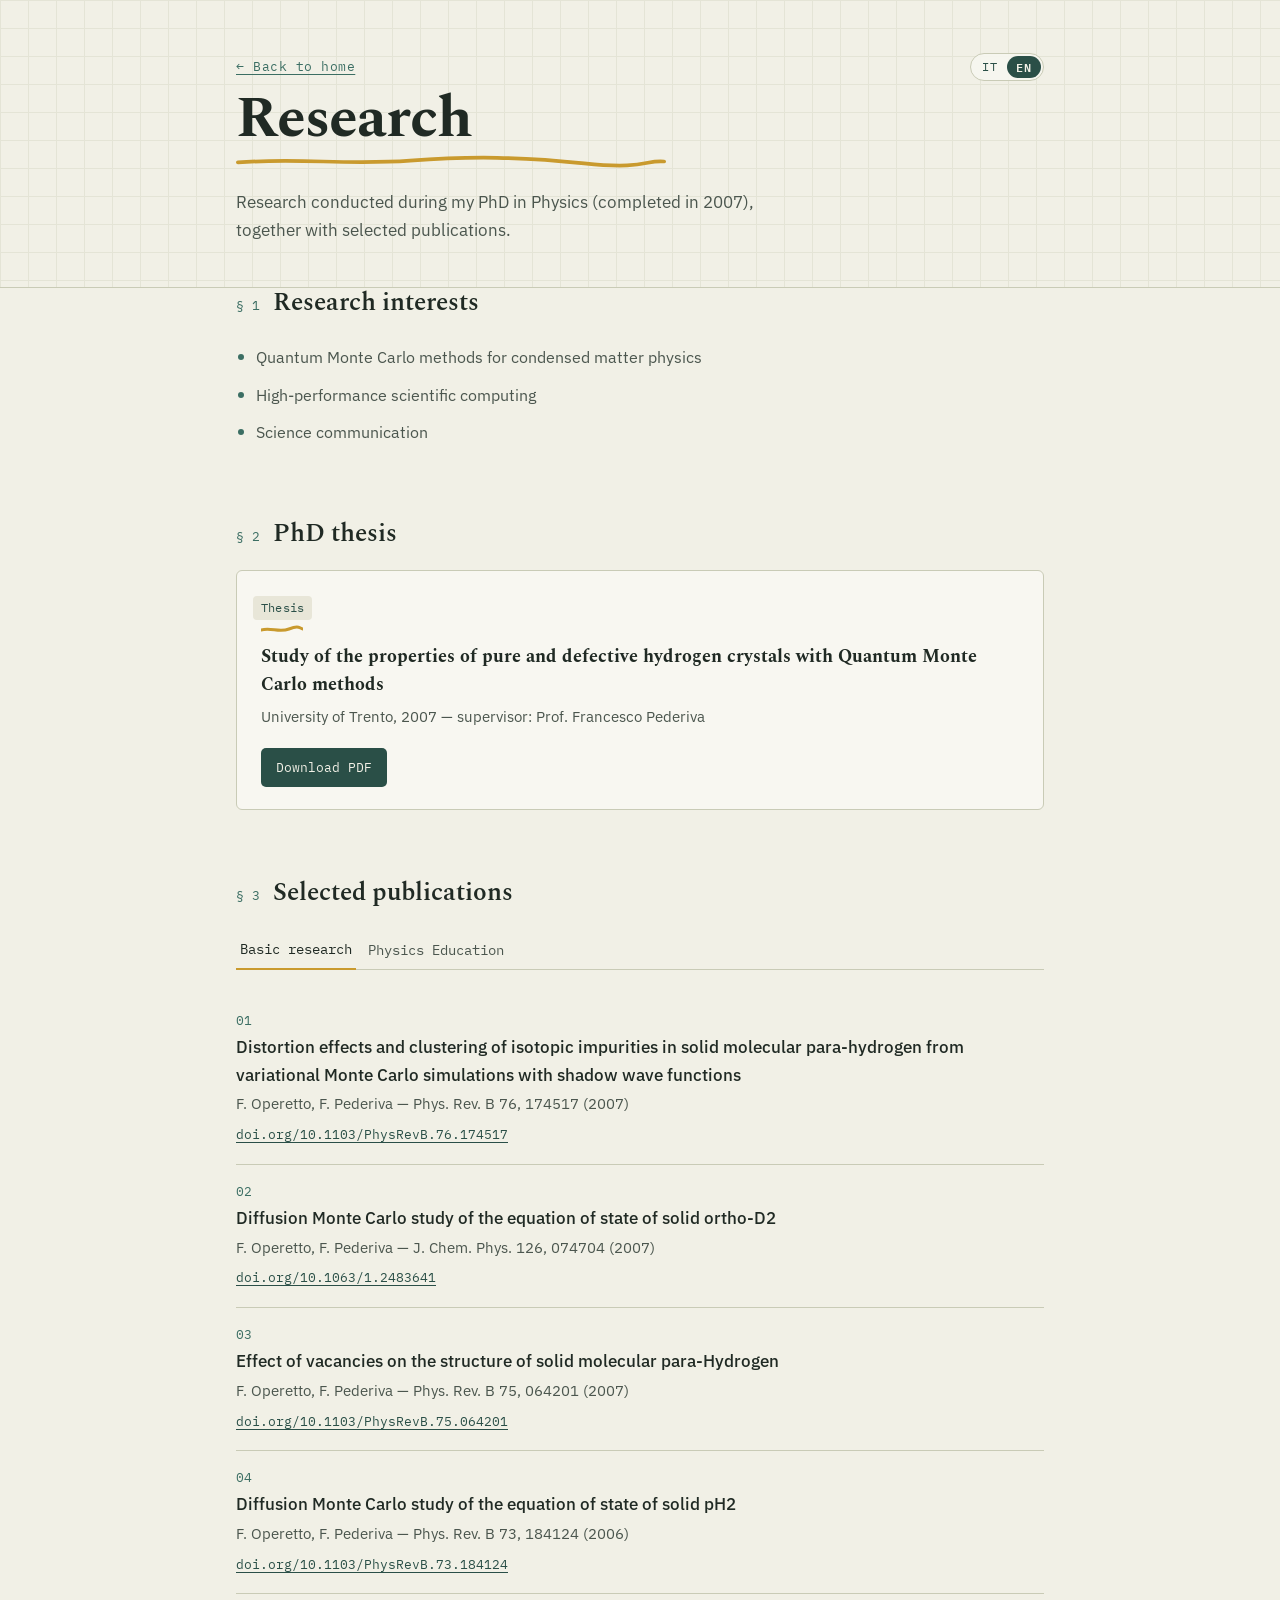
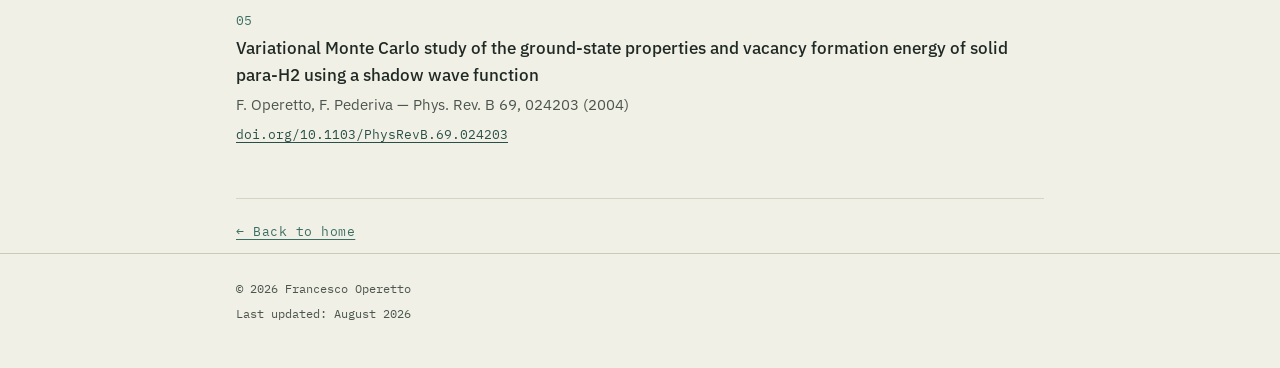
<file: en/research.html>
<!DOCTYPE html>
<html lang="en">
<head>
<meta charset="UTF-8">
<meta name="viewport" content="width=device-width, initial-scale=1.0">
<title>Research — Francesco Operetto</title>
<meta name="description" content="Francesco Operetto's doctoral research in physics: research interests, PhD thesis and selected publications.">
<link rel="canonical" href="https://francesco-operetto.github.io/en/research.html">
<link rel="alternate" hreflang="it" href="https://francesco-operetto.github.io/ricerca.html">
<link rel="alternate" hreflang="en" href="https://francesco-operetto.github.io/en/research.html">
<link rel="alternate" hreflang="x-default" href="https://francesco-operetto.github.io/ricerca.html">

<link rel="icon" href="../favicon.svg" type="image/svg+xml">
<link rel="icon" href="../favicon-32.png" sizes="32x32" type="image/png">
<link rel="icon" href="../favicon-16.png" sizes="16x16" type="image/png">
<link rel="shortcut icon" href="../favicon.ico">
<link rel="apple-touch-icon" href="../apple-touch-icon.png">

<link rel="preconnect" href="https://fonts.googleapis.com">
<link rel="preconnect" href="https://fonts.gstatic.com" crossorigin>
<link href="https://fonts.googleapis.com/css2?family=Spectral:ital,wght@0,500;0,600;0,700;1,500&family=IBM+Plex+Sans:wght@400;500;600&family=IBM+Plex+Mono:wght@400;500&display=swap" rel="stylesheet">

<link rel="stylesheet" href="../assets/css/style.css">
</head>
<body>

<header class="hero hero-sub">
  <div class="grid-bg" aria-hidden="true"></div>
  <div class="wrap" style="position:relative;">
    <nav class="lang-switch" aria-label="Language">
      <a href="../ricerca.html" lang="it">IT</a><span class="sep">·</span><span aria-current="page">EN</span>
    </nav>
    <p class="eyebrow"><a href="index.html" class="back-link">← Back to home</a></p>
    <h1 class="name">Research</h1>
    <svg class="chalk-underline" viewBox="0 0 420 14" aria-hidden="true" preserveAspectRatio="none">
      <path d="M2 8 C 60 3, 110 11, 170 6 S 280 2, 340 9 S 400 5, 418 7" />
    </svg>
    <p class="role">
      Research conducted during my PhD in Physics (completed in 2007), together with selected publications.
    </p>
  </div>
</header>

<main class="wrap">

  <section id="interests">
    <div class="section-head">
      <span class="section-num">§ 1</span>
      <h2>Research interests</h2>
    </div>
    <ul class="interests-list">
      <li>Quantum Monte Carlo methods for condensed matter physics</li>
      <li>High-performance scientific computing</li>
      <li>Science communication</li>
    </ul>
  </section>

  <section id="thesis">
    <div class="section-head">
      <span class="section-num">§ 2</span>
      <h2>PhD thesis</h2>
    </div>
    <div class="thesis-card">
      <div>
        <span class="tag" style="margin-left:-8px;">Thesis</span>
        <svg class="chalk-underline-mini" style="width:42px;" viewBox="0 0 42 10" aria-hidden="true" preserveAspectRatio="none">
          <path d="M0 5 C 10 2, 18 8, 28 4 S 38 3, 42 4" />
        </svg>
        <h3 style="font-family:'Spectral',serif; font-size:1.1rem; margin:8px 0 4px;">Study of the properties of pure and defective hydrogen crystals with Quantum Monte Carlo methods</h3>
        <p>University of Trento, 2007 — supervisor: Prof. Francesco Pederiva</p>
      </div>
      <a class="btn" href="../materiali/dottorato/thesis.pdf" download>Download PDF</a>
    </div>
  </section>

  <section id="publications">
    <div class="section-head">
      <span class="section-num">§ 3</span>
      <h2>Selected publications</h2>
    </div>

    <div class="tabs" role="tablist" aria-label="Publication category">
      <button class="tab-btn" role="tab" aria-selected="true" aria-controls="panel-pub-research" id="tab-pub-research">Basic research</button>
      <button class="tab-btn" role="tab" aria-selected="false" aria-controls="panel-pub-teaching" id="tab-pub-teaching">Physics Education</button>
    </div>

    <div class="tab-panel active" id="panel-pub-research" role="tabpanel" aria-labelledby="tab-pub-research">
      <ol class="pubs">
        <li>
          <p class="pub-title">Distortion effects and clustering of isotopic impurities in solid molecular para-hydrogen from variational Monte Carlo simulations with shadow wave functions</p>
          <p class="pub-venue">F. Operetto, F. Pederiva — Phys. Rev. B 76, 174517 (2007)</p>
          <a class="pub-doi" href="https://doi.org/10.1103/PhysRevB.76.174517" target="_blank" rel="noopener">doi.org/10.1103/PhysRevB.76.174517</a>
        </li>
        <li>
          <p class="pub-title">Diffusion Monte Carlo study of the equation of state of solid ortho-D2</p>
          <p class="pub-venue">F. Operetto, F. Pederiva — J. Chem. Phys. 126, 074704 (2007)</p>
          <a class="pub-doi" href="https://doi.org/10.1063/1.2483641" target="_blank" rel="noopener">doi.org/10.1063/1.2483641</a>
        </li>
        <li>
          <p class="pub-title">Effect of vacancies on the structure of solid molecular para-Hydrogen</p>
          <p class="pub-venue">F. Operetto, F. Pederiva — Phys. Rev. B 75, 064201 (2007)</p>
          <a class="pub-doi" href="https://doi.org/10.1103/PhysRevB.75.064201" target="_blank" rel="noopener">doi.org/10.1103/PhysRevB.75.064201</a>
        </li>
        <li>
          <p class="pub-title">Diffusion Monte Carlo study of the equation of state of solid pH2</p>
          <p class="pub-venue">F. Operetto, F. Pederiva — Phys. Rev. B 73, 184124 (2006)</p>
          <a class="pub-doi" href="https://doi.org/10.1103/PhysRevB.73.184124" target="_blank" rel="noopener">doi.org/10.1103/PhysRevB.73.184124</a>
        </li>
        <li>
          <p class="pub-title">Variational Monte Carlo study of the ground-state properties and vacancy formation energy of solid para-H2 using a shadow wave function</p>
          <p class="pub-venue">F. Operetto, F. Pederiva — Phys. Rev. B 69, 024203 (2004)</p>
          <a class="pub-doi" href="https://doi.org/10.1103/PhysRevB.69.024203" target="_blank" rel="noopener">doi.org/10.1103/PhysRevB.69.024203</a>
        </li>
      </ol>
    </div>

    <div class="tab-panel" id="panel-pub-teaching" role="tabpanel" aria-labelledby="tab-pub-teaching">
      <ol class="pubs">
        <li>
          <p class="pub-title" lang="it">Un'unità didattica sull'effetto Compton a partire da dati sperimentali</p>
          <p class="pub-venue">F. Operetto — Giornale di Fisica, LVI (4) 275 (2015)</p>
          <a class="pub-doi" href="https://doi.org/10.1393/gdf/i2016-10231-4" target="_blank" rel="noopener">doi.org/10.1393/gdf/i2016-10231-4</a>
        </li>
        <li>
          <p class="pub-title" lang="it">Un'unità didattica sul decadimento radioattivo</p>
          <p class="pub-venue">L. M. Gratton, F. Operetto, S. Oss — Giornale di Fisica, XLVII (3) 249 (2006)</p>
          <a class="pub-doi" href="https://doi.org/10.1393/gdf/i2006-10017-3" target="_blank" rel="noopener">doi.org/10.1393/gdf/i2006-10017-3</a>
        </li>
      </ol>
    </div>
  </section>

  <div class="page-return">
    <a href="index.html" class="back-link">← Back to home</a>
  </div>
</main>

<footer>
  <div class="wrap">
    <p>© 2026 Francesco Operetto</p>
    <p>Last updated: August 2026</p>
  </div>
</footer>

<script>
  // Generic tab handling (used for the publication lists)
  (function(){
    document.querySelectorAll('.tabs').forEach(function(group){
      var tabs = group.querySelectorAll('.tab-btn');
      tabs.forEach(function(tab){
        tab.addEventListener('click', function(){
          tabs.forEach(function(t){ t.setAttribute('aria-selected','false'); });
          tabs.forEach(function(t){
            document.getElementById(t.getAttribute('aria-controls')).classList.remove('active');
          });
          tab.setAttribute('aria-selected','true');
          document.getElementById(tab.getAttribute('aria-controls')).classList.add('active');
        });
      });
    });
  })();
</script>

</body>
</html>
</file>
<file: assets/css/style.css>
/* Stile condiviso — francesco-operetto.github.io */
:root{
  --paper:#F1F0E6;
  --paper-dim:#E8E6D8;
  --ink:#202A24;
  --ink-soft:#4B564E;
  --rule:#C9CBB6;
  --teal:#3B6E63;
  --teal-deep:#2A4F47;
  --yellow:#C99A2E;
  --card:#F8F7F1;
  --max-w:860px;
  /* alias usati da alcuni componenti della pagina ricerca */
  --chalk-teal:var(--teal);
  --chalk-teal-deep:var(--teal-deep);
  --chalk-yellow:var(--yellow);
  --paper-card:var(--card);
}
@media (prefers-color-scheme:dark){
  :root{
    --paper:#1B211D;
    --paper-dim:#222923;
    --ink:#EDEBDD;
    --ink-soft:#B7BEB2;
    --rule:#3A443C;
    --teal:#7FBAAB;
    --teal-deep:#9FD3C4;
    --yellow:#E3B94D;
    --card:#212820;
  }
}
*{box-sizing:border-box}
html{scroll-behavior:smooth}
body{
  margin:0;background:var(--paper);color:var(--ink);
  font-family:'IBM Plex Sans',sans-serif;font-size:17px;line-height:1.62;
  -webkit-font-smoothing:antialiased;
}
a{color:var(--teal-deep);text-decoration-thickness:1.4px;text-underline-offset:3px}
a:hover{color:var(--ink)}
a:focus-visible,button:focus-visible,summary:focus-visible{outline:2px solid var(--yellow);outline-offset:3px}
.wrap{max-width:var(--max-w);margin:0 auto;padding:0 26px}
.hero{position:relative;padding:78px 0 52px;overflow:hidden;border-bottom:1px solid var(--rule)}
.hero-sub{padding:56px 0 44px}
.grid-bg{
  position:absolute;inset:0;pointer-events:none;opacity:.32;
  background-image:linear-gradient(var(--rule) 1px,transparent 1px),linear-gradient(90deg,var(--rule) 1px,transparent 1px);
  background-size:28px 28px;
}
.eyebrow{margin:0 0 12px;color:var(--teal);font-family:'IBM Plex Mono',monospace;font-size:12.5px;letter-spacing:.09em;text-transform:uppercase}
h1,h2,h3{font-family:'Spectral',serif}
h1,.name{margin:0;font-family:'Spectral',serif;font-weight:700;font-size:clamp(2.5rem,6vw,3.6rem);line-height:1.05;letter-spacing:-.018em}
.chalk-line,.chalk-underline{display:block;width:min(100%,430px);height:13px;margin:5px 0 0}
.chalk-line path,.chalk-underline path{stroke:var(--yellow);stroke-width:4;fill:none;stroke-linecap:round}
.chalk-underline-mini{display:block;height:10px;margin-top:4px}
.chalk-underline-mini path{stroke:var(--yellow);stroke-width:3;fill:none;stroke-linecap:round}
.intro,.role{margin:20px 0 0;max-width:62ch;color:var(--ink-soft);font-size:1.08rem}
.role{max-width:52ch}

/* Profilo facoltativo, vicino alla presentazione ma visivamente secondario */
.profile-more{max-width:62ch;margin-top:10px}
.profile-more summary{cursor:pointer;list-style:none;padding:4px 0 3px;font-family:'IBM Plex Mono',monospace;font-size:12.5px;color:var(--teal-deep)}
.profile-more summary::-webkit-details-marker{display:none}
.profile-more summary::after{content:' +';color:var(--yellow)}
.profile-more[open] summary::after{content:' −'}
.profile-more-content{padding:3px 0 2px;color:var(--ink-soft);font-size:.91rem;max-width:62ch}
.profile-more-content p{margin:7px 0}
.jump-nav{display:flex;flex-wrap:wrap;gap:10px 20px;margin-top:22px;padding-top:17px;border-top:1px solid color-mix(in srgb,var(--rule) 92%,transparent);font-family:'IBM Plex Mono',monospace;font-size:13px}
.jump-nav a{text-decoration:none;border-bottom:1px solid var(--rule);padding-bottom:2px}
.back-link{font-family:'IBM Plex Mono',monospace;font-size:13px;letter-spacing:.04em;text-transform:none;color:var(--teal)}
.back-link:hover{color:var(--ink)}
.page-return{margin:34px 0 8px;padding-top:18px;border-top:1px solid color-mix(in srgb,var(--rule) 70%,transparent)}

main{padding:54px 0 92px}
section{margin-bottom:68px}
section:last-of-type{margin-bottom:0}
.section-head{display:flex;align-items:baseline;gap:13px;margin-bottom:21px}
.section-num{font-family:'IBM Plex Mono',monospace;font-size:12.5px;color:var(--teal);white-space:nowrap}
h2{font-size:1.55rem;line-height:1.2;margin:0;font-weight:600}
h3{font-size:1.12rem;margin:0}
.lead,p.lead{max-width:64ch;color:var(--ink-soft);margin:0 0 22px}

/* App */
.app-card{background:var(--card);border:1px solid var(--rule);border-left:4px solid var(--teal);border-radius:7px;padding:24px 25px}
.app-kicker{font-family:'IBM Plex Mono',monospace;font-size:12px;color:var(--teal);margin-bottom:7px}
.app-card h3{font-size:1.35rem;margin-bottom:7px}
.app-card p{margin:0;color:var(--ink-soft);max-width:62ch}
.actions{display:flex;flex-wrap:wrap;gap:10px 16px;margin-top:18px;align-items:center}
.btn{display:inline-block;padding:9px 15px;border-radius:5px;background:var(--teal-deep);color:var(--paper);font-family:'IBM Plex Mono',monospace;font-size:13px;text-decoration:none;white-space:nowrap}
.btn:hover{background:var(--ink);color:var(--paper)}
.text-link{font-family:'IBM Plex Mono',monospace;font-size:12.5px}
.app-note{margin-top:15px!important;font-size:.82rem!important;max-width:68ch!important}

/* Materiali */
.material-notes{margin:0 0 25px}
.material-note{margin:5px 0;color:var(--ink-soft);font-size:.87rem;max-width:72ch}
.material-group{border-top:1px solid var(--rule)}
.material-group:last-of-type{border-bottom:1px solid var(--rule)}
.material-group summary{
  display:flex;align-items:center;justify-content:space-between;gap:12px;padding:15px 0;
  cursor:pointer;list-style:none;font-family:'Spectral',serif;font-weight:600;font-size:1.18rem;line-height:1.3;
}
.material-group summary::-webkit-details-marker{display:none}
.material-group summary::after{content:'+';color:var(--yellow);font-family:'IBM Plex Mono',monospace;font-size:18px;flex-shrink:0}
.material-group[open] summary::after{content:'−'}
.files{list-style:none;margin:0;padding:0 0 14px 14px}
.files li{padding:12px 0;border-top:1px solid color-mix(in srgb,var(--rule) 72%,transparent)}
.file-row{display:grid;grid-template-columns:minmax(0,1fr) auto;gap:12px 20px;align-items:start}
.file-name{font-weight:500;font-size:.94rem;line-height:1.45}
.file-desc{color:var(--ink-soft);font-size:.86rem;margin-top:2px;max-width:64ch}
.file-meta{margin-top:5px;color:var(--ink-soft);font-family:'IBM Plex Mono',monospace;font-size:11.6px;line-height:1.45}
.dl,.dl-link{font-family:'IBM Plex Mono',monospace;font-size:12.3px;white-space:nowrap}
.file-actions{display:flex;flex-direction:column;gap:5px;align-items:flex-end;justify-self:end}
.pending{display:flex;justify-content:space-between;gap:18px;align-items:baseline;padding:15px 0;border-top:1px solid var(--rule);border-bottom:1px solid var(--rule)}
.pending-title{font-family:'Spectral',serif;font-weight:600;font-size:1.18rem;line-height:1.3}
.pending small{font-family:'IBM Plex Mono',monospace;color:var(--ink-soft);font-size:11.8px;white-space:nowrap}

/* Contatti */
.contact-grid{display:grid;grid-template-columns:1fr 1fr;gap:22px}
.contact-item{padding-top:12px;border-top:1px solid var(--rule)}
.label,.contact-label{display:block;margin-bottom:5px;color:var(--teal);font-family:'IBM Plex Mono',monospace;font-size:11.8px;text-transform:uppercase;letter-spacing:.06em}
.placeholder{color:var(--ink-soft);font-size:.92rem}
.email-reveal{appearance:none;border:0;background:none;padding:0;color:var(--teal-deep);font:inherit;font-size:.92rem;text-decoration:underline;text-decoration-thickness:1px;text-underline-offset:2px;cursor:pointer}
.email-reveal:hover,.email-reveal:focus-visible{color:var(--ink)}
.email-link{font-size:.92rem}

/* Pagina ricerca */
.interests-list{list-style:none;margin:0;padding:0}
.interests-list li{position:relative;padding:6px 0 6px 20px;color:var(--ink-soft);font-size:.98rem}
.interests-list li::before{content:'';position:absolute;left:2px;top:15px;width:6px;height:6px;border-radius:50%;background:var(--teal)}
.tag{display:inline-block;font-family:'IBM Plex Mono',monospace;font-size:12px;letter-spacing:.02em;color:var(--teal-deep);background:var(--paper-dim);border-radius:4px;padding:2px 8px}
.thesis-card{background:var(--card);border:1px solid var(--rule);border-radius:6px;padding:22px 24px;display:flex;align-items:center;justify-content:space-between;gap:20px;flex-wrap:wrap}
.thesis-card h3{font-size:1.1rem;margin:0 0 4px}
.thesis-card p{margin:0;color:var(--ink-soft);font-size:.95rem}
.tabs{display:flex;gap:8px;margin-bottom:24px;border-bottom:1px solid var(--rule)}
.tab-btn{font-family:'IBM Plex Mono',monospace;font-size:14px;background:none;border:none;color:var(--ink-soft);padding:10px 4px;cursor:pointer;position:relative;top:1px}
.tab-btn[aria-selected='true']{color:var(--ink);border-bottom:2px solid var(--yellow)}
.tab-panel{display:none}.tab-panel.active{display:block}
ol.pubs{list-style:none;margin:0;padding:0;counter-reset:pub}
ol.pubs li{counter-increment:pub;padding:16px 0;border-bottom:1px solid var(--rule)}
ol.pubs li:last-child{border-bottom:none}
ol.pubs li::before{content:counter(pub,decimal-leading-zero);font-family:'IBM Plex Mono',monospace;font-size:12.5px;color:var(--teal);display:block;margin-bottom:4px}
.pub-title{font-weight:500;margin:0 0 3px}.pub-venue{font-size:.92rem;color:var(--ink-soft);margin:0 0 4px}.pub-doi{font-family:'IBM Plex Mono',monospace;font-size:12.5px}

footer{border-top:1px solid var(--rule);padding:25px 0 45px}
footer p{margin:0;color:var(--ink-soft);font-family:'IBM Plex Mono',monospace;font-size:11.8px}
footer p+p{margin-top:6px}

@media(max-width:650px){
  .hero{padding:36px 0 40px}.hero-sub{padding:34px 0 36px}main{padding-top:42px}
  .contact-grid{grid-template-columns:1fr}.file-row{grid-template-columns:1fr}.dl{justify-self:start}.file-actions{align-items:flex-start;justify-self:start}
  .pending{align-items:flex-start}.pending small{white-space:normal;text-align:right}
  .thesis-card{flex-direction:column;align-items:flex-start}
  .files{padding-left:9px}
}
@media(prefers-reduced-motion:reduce){html{scroll-behavior:auto}}

/* Selettore lingua: piccolo controllo segmentato, più visibile ma coerente con il layout */
.lang-switch{
  position:absolute;top:-3px;right:26px;
  display:inline-flex;align-items:center;gap:0;
  padding:2px;
  border:1px solid var(--rule);
  border-radius:999px;
  background:color-mix(in srgb,var(--card) 88%,transparent);
  font-family:'IBM Plex Mono',monospace;font-size:11.8px;
  letter-spacing:.05em;color:var(--ink-soft);
}
.lang-switch a,
.lang-switch [aria-current="page"]{
  min-width:34px;
  padding:4px 8px;
  border-radius:999px;
  text-align:center;
  line-height:1.2;
}
.lang-switch a{
  text-decoration:none;
  color:var(--teal-deep);
}
.lang-switch a:hover{
  background:var(--paper-dim);
  color:var(--ink);
}
.lang-switch [aria-current="page"]{
  background:var(--teal-deep);
  color:var(--paper);
  font-weight:600;
}
.lang-switch .sep{display:none}
@media(max-width:650px){
  .lang-switch{
    position:static;
    width:max-content;
    margin:0 0 16px auto;
  }
}
</file>
